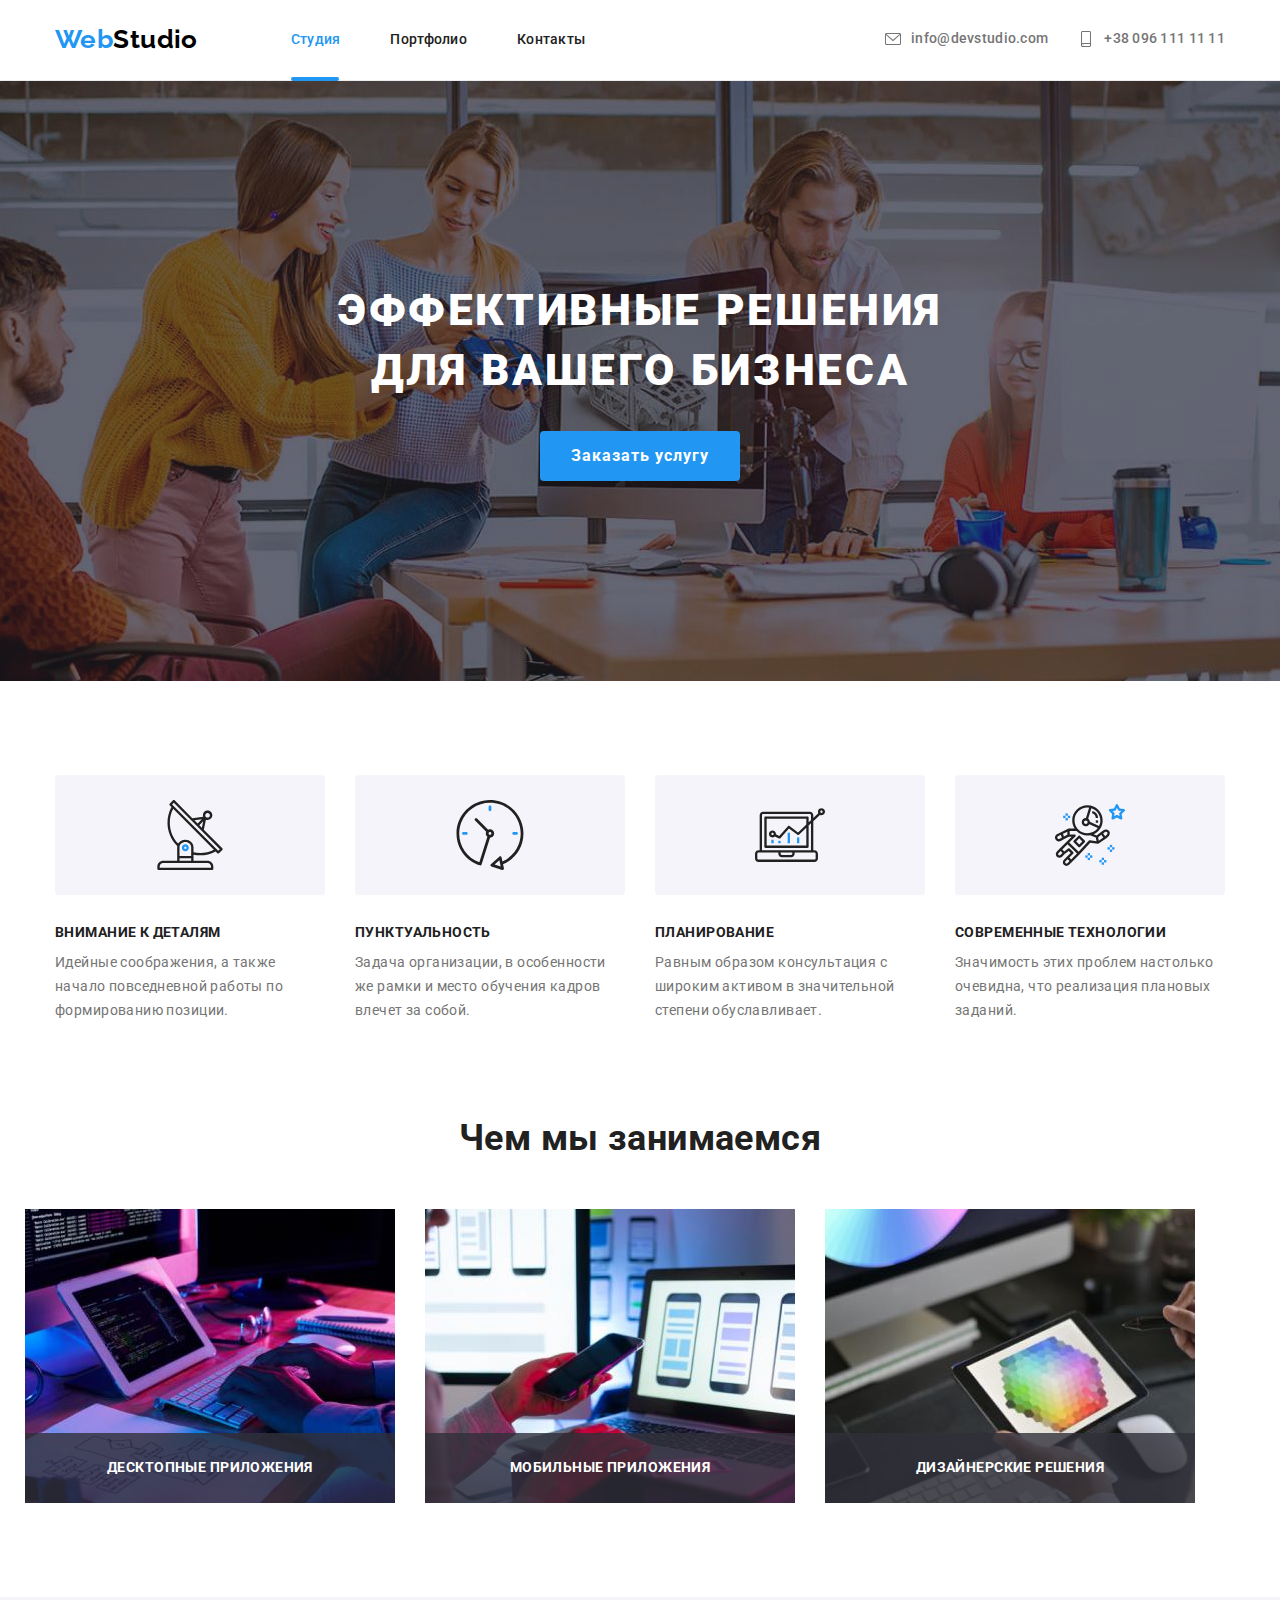
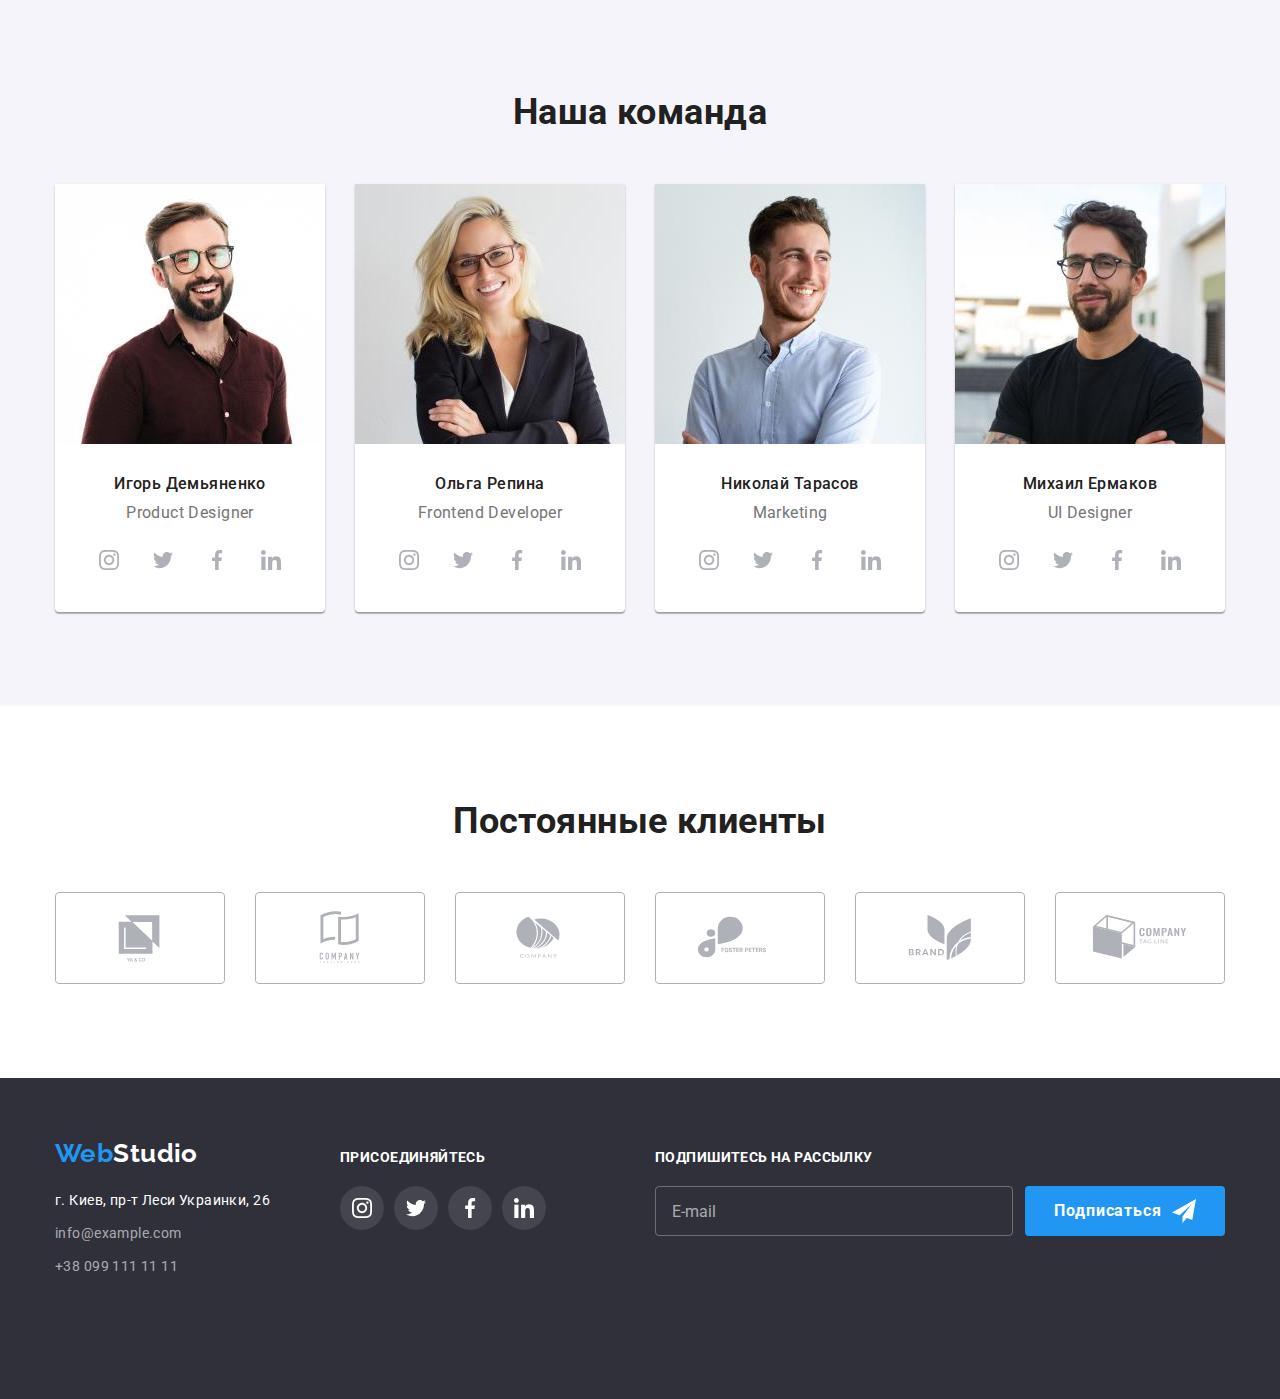
<file: index.html>
<!DOCTYPE html>
<html lang="ru">
<head>
   <meta charset="UTF-8">
   <meta http-equiv="X-UA-Compatible" content="IE=edge">
   <meta name="viewport" content="width=device-width, initial-scale=1.0">
   <title>WebStudio</title>
   <link rel="preconnect" href="https://fonts.googleapis.com">
   <link rel="preconnect" href="https://fonts.gstatic.com" crossorigin>
   <link href="https://fonts.googleapis.com/css2?family=Raleway:wght@700&family=Roboto:wght@400;500;700;900&display=swap" rel="stylesheet">
   <link rel="stylesheet" href="https://cdnjs.cloudflare.com/ajax/libs/modern-normalize/1.1.0/modern-normalize.min.css">
   <link rel="stylesheet" href="./css/main.min.css">
   <!-- <link rel="stylesheet" href="./css/styles.css"> -->
</head>
<body>

<!-- HEADER -->

   <header class="header">
      <div class="mobile-menu is-hidden" data-menu>
         <button type="button" class="menu-btn menu-btn--close" aria-label="закрыть основное меню" data-menu-close>
            <svg class="menu-btn__icon" width="40" height="40">
               <use href="./images/icons.svg#menu-close"></use>
            </svg>
         </button>
         <ul class="mobile-menu__list list">
            <li class="mobile-menu__item"><a href="./index.html" class="mobile-menu__link link">Студия</a></li>
            <li class="mobile-menu__item"><a href="./portfolio.html" class="mobile-menu__link link">Портфолио</a></li>
            <li class="mobile-menu__item"><a href="#footer" class="mobile-menu__link link">Контакты</a></li>
         </ul>
         <div class="mobile-menu__container">
            <a href="tel:+380961111111" class="mobile-menu__tel link">+38 096 111 11 11</a>
            <a href="mailto:info@devstudio.com" class="mobile-menu__mail link">info@devstudio.com</a>
            <ul class="mobile-menu-socials list">
               <li class="mobile-menu-socials__item"><a class="mobile-menu-socials__link link" href="#" target="_blank">Instagram</a></li>
               <li class="mobile-menu-socials__item"><a class="mobile-menu-socials__link link" href="#" target="_blank">Twitter</a></li>
               <li class="mobile-menu-socials__item"><a class="mobile-menu-socials__link link" href="#" target="_blank">Facebook</a></li>
               <li class="mobile-menu-socials__item"><a class="mobile-menu-socials__link link" href="#" target="_blank">LinkedIn</a></li>
            </ul>
         </div>
      </div>
      <div class="container header__container">
         <nav class="header__nav">
            <a class="logo link" href="./index.html">Web<span class="logo--alt">Studio</span></a>
            <ul class="header__nav-list list">
               <li class="header__nav-item"><a href="./index.html" class="header__nav-link header__nav-link--current link">Студия</a></li>
               <li class="header__nav-item"><a href="./portfolio.html" class="header__nav-link link">Портфолио</a></li>
               <li class="header__nav-item"><a href="#footer" class="header__nav-link link">Контакты</a></li>
            </ul>
         </nav>
         <ul class="header-contacts list">
            <li class="header-contacts__item">
               <a href="mailto:info@devstudio.com" class="header-contacts__link link">
                  <svg class="header-contacts__icon" width="16" height="16">
                     <use href="./images/icons.svg#envelope"></use>
                  </svg>
                  <span class="header-contacts__label">info@devstudio.com</span>
               </a>
            </li>
            <li class="header-contacts__item">
               <a href="tel:+380961111111" class="header-contacts__link link">
                  <svg class="header-contacts__icon" width="16" height="16">
                     <use href="./images/icons.svg#smartphone"></use>
                  </svg>
                  <span class="header-contacts__label">+38 096 111 11 11</span>
                  
               </a>
            </li>
         </ul>
         <button type="button" class="menu-btn" aria-label="открыть основное меню" data-menu-open>
            <svg class="menu-btn__icon" width="40" height="40">
               <use href="./images/icons.svg#burger-menu"></use>
            </svg>
         </button>
      </div> 
   </header>

   <main>

<!-- HERO SECTION -->

      <section class="hero">
         <div class="container hero__container">
            <h1 class="hero__title">Эффективные решения для вашего бизнеса</h1>
            <button type="button" class="button" data-modal-open>Заказать услугу</button>
         </div>   
      </section>

<!-- FEATURES SECTION -->
      
      <section class="features">
         <div class="container">
            <h2 class="visually-hidden">Наши преимущества</h2>
            <ul class="features-list features__features-list list">
               <li class="features-list__item">
                  <div class="features-list__block">
                     <svg class="features-list__icon" width="70" height="70">
                        <use href="./images/icons.svg#antenna"></use>
                     </svg>
                  </div>
                  <h3 class="features-list__title">Внимание к деталям</h3>
                  <p class="features-list__text">Идейные соображения, а также начало повседневной работы по формированию позиции.</p>
               </li>
               <li class="features-list__item">
                  <div class="features-list__block">
                     <svg class="features-list__icon" width="70" height="70">
                        <use href="./images/icons.svg#clock"></use>
                     </svg>
                  </div>
                  <h3 class="features-list__title">Пунктуальность</h3>
                  <p class="features-list__text">Задача организации, в особенности же рамки и место обучения кадров влечет за собой.</p>
               </li>
               <li class="features-list__item">
                  <div class="features-list__block">
                     <svg class="features-list__icon" width="70" height="70">
                        <use href="./images/icons.svg#diagram"></use>
                     </svg>
                  </div>
                  <h3 class="features-list__title">Планирование</h3>
                  <p class="features-list__text">Равным образом консультация с широким активом в значительной степени обуславливает.</p>
               </li>
               <li class="features-list__item">
                  <div class="features-list__block">
                     <svg class="features-list__icon" width="70" height="70">
                        <use href="./images/icons.svg#astronaut"></use>
                     </svg>
                  </div>
                  <h3 class="features-list__title">Современные технологии</h3>
                  <p class="features-list__text">Значимость этих проблем настолько очевидна, что реализация плановых заданий.</p>
               </li>
            </ul>
         </div>
      </section>

<!-- WHAT WE DO SECTION -->

      <section class="what-wedo section">
         <div class="container">
            <h2 class="section-title">Чем мы занимаемся</h2>
            <ul class="what-wedo__list list">
               <li class="what-wedo__item">
                  <img srcset="./images/wedo/wedo-1.jpg 1x, ./images/wedo/wedo-1@2x.jpg 2x" src="./images/wedo/wedo-1.jpg" class="image" alt="изображение рабочего места с пк" width="370" height="294">
                  <div class="what-wedo__overlay">
                     <p class="what-wedo__text">Десктопные приложения</p>
                  </div>
               </li>
               <li class="what-wedo__item">
                  <img srcset="./images/wedo/wedo-2.jpg 1x, ./images/wedo/wedo-2@2x.jpg 2x" src="./images/wedo/wedo-1.jpg" class="image"
                     alt="изображение рабочего места с пк" width="370" height="294">
                  <div class="what-wedo__overlay">
                     <p class="what-wedo__text">Мобильные приложения</p>
                  </div>
               </li>
               <li class="what-wedo__item">
                  <img srcset="./images/wedo/wedo-3.jpg 1x, ./images/wedo/wedo-3@2x.jpg 2x" src="./images/wedo/wedo-1.jpg" class="image"
                     alt="изображение рабочего места с пк" width="370" height="294">
                  <div class="what-wedo__overlay">
                     <p class="what-wedo__text">Дизайнерские решения</p>
                  </div>
               </li>
            </ul>
         </div>
      </section>

<!-- OUR TEAM SECTION -->

      <section class="team section">
         <div class="container">
            <h2 class="section-title">Наша команда</h2>
            <ul class="team__card-set card-set list">
               <li class="card-set__item">
                  <picture class="card-set__image">
                     <source srcset="./images/team/igor-d.jpg 1x, ./images/team/igor-d@2x.jpg 2x" media="(min-width: 1200px)">
                     <source srcset="./images/team/igor-d-tab.jpg 1x, ./images/team/igor-d-tab@2x.jpg 2x" media="(min-width: 768px)">
                     <source srcset="./images/team/igor-d-mob.jpg 1x, ./images/team/igor-d-mob@2x.jpg 2x" media="(min-width: 480px)">
                     <img srcset="./images/team/igor-d-mob.jpg 1x, ./images/team/igor-d-mob@2x.jpg 2x" src="./images/team/igor-d-mob.jpg" alt="портрет Игоря Демьяненко" class="image">
                  </picture>
                  <h3 class="card-set__name">Игорь Демьяненко</h3>
                  <p class="card-set__position" lang="en">Product Designer</p>
                  <ul class="socials team__socials list">
                     <li class="socials__item">
                        <a href="#" target="_blank" class="socials__link team__socials-link" aria-label="Instagram">
                           <svg class="socials__icon" width="20" height="20">
                              <use href="./images/icons.svg#instagram"></use>
                           </svg>
                        </a>
                     </li>
                     <li class="socials__item">
                        <a href="#" target="_blank" class="socials__link team__socials-link" aria-label="Twitter">
                           <svg class="socials__icon" width="20" height="20">
                              <use href="./images/icons.svg#twitter"></use>
                           </svg>
                        </a>
                     </li>
                     <li class="socials__item">
                        <a href="#" target="_blank" class="socials__link team__socials-link" aria-label="Facebook">
                           <svg class="socials__icon" width="20" height="20">
                              <use href="./images/icons.svg#facebook"></use>
                           </svg>
                        </a>
                     </li>
                     <li class="socials__item">
                        <a href="#" target="_blank" class="socials__link team__socials-link" aria-label="Linkedin">
                           <svg class="socials__icon" width="20" height="20">
                              <use href="./images/icons.svg#linkedin"></use>
                           </svg>
                        </a>
                     </li>
                  </ul>
               </li>
               <li class="card-set__item">
                  <picture class="card-set__image">
                     <source srcset="./images/team/olga-r.jpg 1x, ./images/team/olga-r@2x.jpg 2x" media="(min-width: 1200px)">
                     <source srcset="./images/team/olga-r-tab.jpg 1x, ./images/team/olga-r-tab@2x.jpg 2x" media="(min-width: 768px)">
                     <source srcset="./images/team/olga-r-mob.jpg 1x, ./images/team/olga-r-mob@2x.jpg 2x" media="(min-width: 480px)">
                     <img srcset="./images/team/olga-r-mob.jpg 1x, ./images/team/olga-r-mob@2x.jpg 2x" src="./images/team/olga-r-mob.jpg"
                        alt="портрет Ольги Репиной" class="image">
                  </picture>
                  <h3 class="card-set__name">Ольга Репина</h3>
                  <p class="card-set__position" lang="en">Frontend Developer</p>
                  <ul class="socials team__socials list">
                     <li class="socials__item">
                        <a href="#" target="_blank" class="socials__link team__socials-link" aria-label="Instagram">
                           <svg class="socials__icon" width="20" height="20">
                              <use href="./images/icons.svg#instagram"></use>
                           </svg>
                        </a>
                     </li>
                     <li class="socials__item">
                        <a href="#" target="_blank" class="socials__link team__socials-link" aria-label="Twitter">
                           <svg class="socials__icon" width="20" height="20">
                              <use href="./images/icons.svg#twitter"></use>
                           </svg>
                        </a>
                     </li>
                     <li class="socials__item">
                        <a href="#" target="_blank" class="socials__link team__socials-link" aria-label="Facebook">
                           <svg class="socials__icon" width="20" height="20">
                              <use href="./images/icons.svg#facebook"></use>
                           </svg>
                        </a>
                     </li>
                     <li class="socials__item">
                        <a href="#" target="_blank" class="socials__link team__socials-link" aria-label="Linkedin">
                           <svg class="socials__icon" width="20" height="20">
                              <use href="./images/icons.svg#linkedin"></use>
                           </svg>
                        </a>
                     </li>
                  </ul>
               </li>
               <li class="card-set__item">
                  <picture class="card-set__image">
                     <source srcset="./images/team/niko-t.jpg 1x, ./images/team/niko-t@2x.jpg 2x" media="(min-width: 1200px)">
                     <source srcset="./images/team/niko-t-tab.jpg 1x, ./images/team/niko-t-tab@2x.jpg 2x" media="(min-width: 768px)">
                     <source srcset="./images/team/niko-t-mob.jpg 1x, ./images/team/niko-t-mob@2x.jpg 2x" media="(min-width: 480px)">
                     <img srcset="./images/team/niko-t-mob.jpg 1x, ./images/team/niko-t-mob@2x.jpg 2x" src="./images/team/niko-t-mob.jpg"
                        alt="портрет Николая Тарасова" class="image">
                  </picture>
                  <h3 class="card-set__name">Николай Тарасов</h3>
                  <p class="card-set__position" lang="en">Marketing</p>
                  <ul class="socials team__socials list">
                     <li class="socials__item">
                        <a href="#" target="_blank" class="socials__link team__socials-link" aria-label="Instagram">
                           <svg class="socials__icon" width="20" height="20">
                              <use href="./images/icons.svg#instagram"></use>
                           </svg>
                        </a>
                     </li>
                     <li class="socials__item">
                        <a href="#" target="_blank" class="socials__link team__socials-link" aria-label="Twitter">
                           <svg class="socials__icon" width="20" height="20">
                              <use href="./images/icons.svg#twitter"></use>
                           </svg>
                        </a>
                     </li>
                     <li class="socials__item">
                        <a href="#" target="_blank" class="socials__link team__socials-link" aria-label="Facebook">
                           <svg class="socials__icon" width="20" height="20">
                              <use href="./images/icons.svg#facebook"></use>
                           </svg>
                        </a>
                     </li>
                     <li class="socials__item">
                        <a href="#" target="_blank" class="socials__link team__socials-link" aria-label="Linkedin">
                           <svg class="socials__icon" width="20" height="20">
                              <use href="./images/icons.svg#linkedin"></use>
                           </svg>
                        </a>
                     </li>
                  </ul>
               </li>
               <li class="card-set__item">
                  <picture class="card-set__image">
                     <source srcset="./images/team/michael-e.jpg 1x, ./images/team/michael-e@2x.jpg 2x" media="(min-width: 1200px)">
                     <source srcset="./images/team/michael-e-tab.jpg 1x, ./images/team/michael-e-tab@2x.jpg 2x" media="(min-width: 768px)">
                     <source srcset="./images/team/michael-e-mob.jpg 1x, ./images/team/michael-e-mob@2x.jpg 2x" media="(min-width: 480px)">
                     <img srcset="./images/team/michael-e-mob.jpg 1x, ./images/team/michael-e-mob@2x.jpg 2x" src="./images/team/michael-e-mob.jpg"
                        alt="портрет Михаила Ермакова" class="image">
                  </picture>
                  <h3 class="card-set__name">Михаил Ермаков</h3>
                  <p class="card-set__position" lang="en">UI Designer</p>
                  <ul class="socials team__socials list">
                     <li class="socials__item">
                        <a href="#" target="_blank" class="socials__link team__socials-link" aria-label="Instagram">
                           <svg class="socials__icon" width="20" height="20">
                              <use href="./images/icons.svg#instagram"></use>
                           </svg>
                        </a>
                     </li>
                     <li class="socials__item">
                        <a href="#" target="_blank" class="socials__link team__socials-link" aria-label="Twitter">
                           <svg class="socials__icon" width="20" height="20">
                              <use href="./images/icons.svg#twitter"></use>
                           </svg>
                        </a>
                     </li>
                     <li class="socials__item">
                        <a href="#" target="_blank" class="socials__link team__socials-link" aria-label="Facebook">
                           <svg class="socials__icon" width="20" height="20">
                              <use href="./images/icons.svg#facebook"></use>
                           </svg>
                        </a>
                     </li>
                     <li class="socials__item">
                        <a href="#" target="_blank" class="socials__link team__socials-link" aria-label="Linkedin">
                           <svg class="socials__icon" width="20" height="20">
                              <use href="./images/icons.svg#linkedin"></use>
                           </svg>
                        </a>
                     </li>
                  </ul>
               </li>
            </ul>
         </div>
      </section>

<!-- OUR CLIENTS SECTION -->

      <section class="clients section">
         <div class="container">
            <h2 class="section-title">Постоянные клиенты</h2>
            <ul class="clients__list list">
               <li class="clients__item">
                  <a href="#" target="_blank" class="clients__link" aria-label="Логотип компании YA & CO">
                     <svg class="clients__logo" width="106" height="60">
                        <use href="./images/icons.svg#client-1-logo"></use>
                     </svg>
                  </a>
               </li>
               <li class="clients__item">
                  <a href="#" target="_blank" class="clients__link" aria-label="Логотип компании Company Tag Line Here">
                     <svg class="clients__logo" width="106" height="60">
                        <use href="./images/icons.svg#client-2-logo"></use>
                     </svg>
                  </a>
               </li>
               <li class="clients__item">
                  <a href="#" target="_blank" class="clients__link" aria-label="Логотип компании Company">
                     <svg class="clients__logo" width="106" height="60">
                        <use href="./images/icons.svg#client-3-logo"></use>
                     </svg>
                  </a>
               </li>
               <li class="clients__item">
                  <a href="#" target="_blank" class="clients__link" aria-label="Логотип компании Foster Peters">
                     <svg class="clients__logo" width="106" height="60">
                        <use href="./images/icons.svg#client-4-logo"></use>
                     </svg>
                  </a>
               </li>
               <li class="clients__item">
                  <a href="#" target="_blank" class="clients__link" aria-label="Логотип компании Brand">
                     <svg class="clients__logo" width="106" height="60">
                        <use href="./images/icons.svg#client-5-logo"></use>
                     </svg>
                  </a>
               </li>
               <li class="clients__item">
                  <a href="#" target="_blank" class="clients__link" aria-label="Логотип компании Company Tag Line">
                     <svg class="clients__logo" width="106" height="60">
                        <use href="./images/icons.svg#client-6-logo"></use>
                     </svg>
                  </a>
               </li>
            </ul>
         </div>
      </section>

   </main>

<!-- FOOTER -->

   <footer id="footer" class="footer">
      <div class="footer__container container">

         <div class="footer__left">
            <div class="contact-column">
               <a href="./index.html" class="footer__logo logo link">Web<span class="footer__logo--alt">Studio</span></a>
               <address class="contact-column__address">
                  <ul class="contact-column__list list">
                     <li class="contact-column__item"><a href="https://goo.gl/maps/x4gBsd4H1M5rnqt99" target="_blank"
                           rel="noopener norefferer" class="contact-column__link contact-column__link--address link">г. Киев, пр-т Леси Украинки,
                           26</a></li>
                     <li class="contact-column__item"><a href="mailto:info@example.com" class="contact-column__link link">info@example.com</a></li>
                     <li class="contact-column__item"><a href="tel:+380991111111" class="contact-column__link link">+38 099 111 11 11</a></li>
                  </ul>
               </address>
            </div>
            <div class="socials-column">
               <p class="socials-column__title">Присоединяйтесь</p>
               <ul class="socials socials-column__list list">
                  <li class="socials__item">
                     <a href="#" target="_blank" class="socials__link" aria-label="Instagram">
                        <svg class="socials__icon" width="20" height="20">
                           <use href="./images/icons.svg#instagram"></use>
                        </svg>
                     </a>
                  </li>
                  <li class="socials__item">
                     <a href="#" target="_blank" class="socials__link" aria-label="Twitter">
                        <svg class="socials__icon" width="20" height="20">
                           <use href="./images/icons.svg#twitter"></use>
                        </svg>
                     </a>
                  </li>
                  <li class="socials__item">
                     <a href="#" target="_blank" class="socials__link" aria-label="Facebook">
                        <svg class="socials__icon" width="20" height="20">
                           <use href="./images/icons.svg#facebook"></use>
                        </svg>
                     </a>
                  </li>
                  <li class="socials__item">
                     <a href="#" target="_blank" class="socials__link" aria-label="Linkedin">
                        <svg class="socials__icon" width="20" height="20">
                           <use href="./images/icons.svg#linkedin"></use>
                        </svg>
                     </a>
                  </li>
               </ul>
            </div>
         </div>

         <div class="footer__right">
            <p class="footer__form-title">Подпишитесь на рассылку</p>
            <form action="#" class="footer__contact-form">
               <label for="email"></label>
               <input type="email" name="email" id="email" class="footer__input-email" placeholder="E-mail">
               <button type="submit" class="footer__button button">
                  <span class="footer__btn-text">Подписаться</span>
                  <svg class="send-icon" width="24" height="24">
                     <use href="./images/icons.svg#send"></use>
                  </svg>
               </button>
            </form>
         </div>
         
      </div>  
   </footer>

<!-- MODAL WINDOW -->

   <div class="backdrop is-hidden" data-modal>
      <div class="modal">
         <button type="button" class="close-btn" data-modal-close>
            <svg class="modal-close-icon" width="11" height="11"><use href="./images/icons.svg#close"></use></svg>
         </button>
         <p class="modal-title">Оставьте свои данные, мы вам перезвоним</p>
         <form action="#" class="modal-form">
            <label for="client-name" class="modal-input-label">Имя</label>
            <div class="modal-input-wrap">
               <input type="text" id="client-name" name="client-name" class="modal-input">
               <svg class="modal-icon" width="18" height="18">
                  <use href="./images/icons.svg#user"></use>
               </svg>
            </div>
            <label for="client-tel" class="modal-input-label">Телефон</label>
            <div class="modal-input-wrap">
               <input type="tel" id="client-tel" name="client-tel" class="modal-input">
               <svg class="modal-icon" width="18" height="18">
                  <use href="./images/icons.svg#phone"></use>
               </svg>
            </div>
            <label for="client-email" class="modal-input-label">Почта</label>
            <div class="modal-input-wrap">
               <input type="email" id="client-email" name="client-email" class="modal-input">
               <svg class="modal-icon" width="18" height="18">
                  <use href="./images/icons.svg#email"></use>
               </svg>
            </div>
            <label for="client-comment" class="modal-input-label">Комментарий</label>
            <textarea name="client-comment" id="client-comment" class="modal-textarea" placeholder="Введите текст"></textarea> 
            <label class="modal-policy-label">
               <input type="checkbox" class="modal-policy-check">
               <span class="modal-check-icon"></span>
               <span class="modal-policy-text">Соглашаюсь с рассылкой и принимаю <a href="" class="modal-policy-link">Условия договора</a></span>
               
            </label>
            <button type="submit" class="modal-btn-submit btn">Отправить</button>
         </form>
      </div>
   </div>
   
   <script src="./js/mobile-menu.js"></script>
   <script src="./js/modal.js"></script>

</body>
</html>
</file>
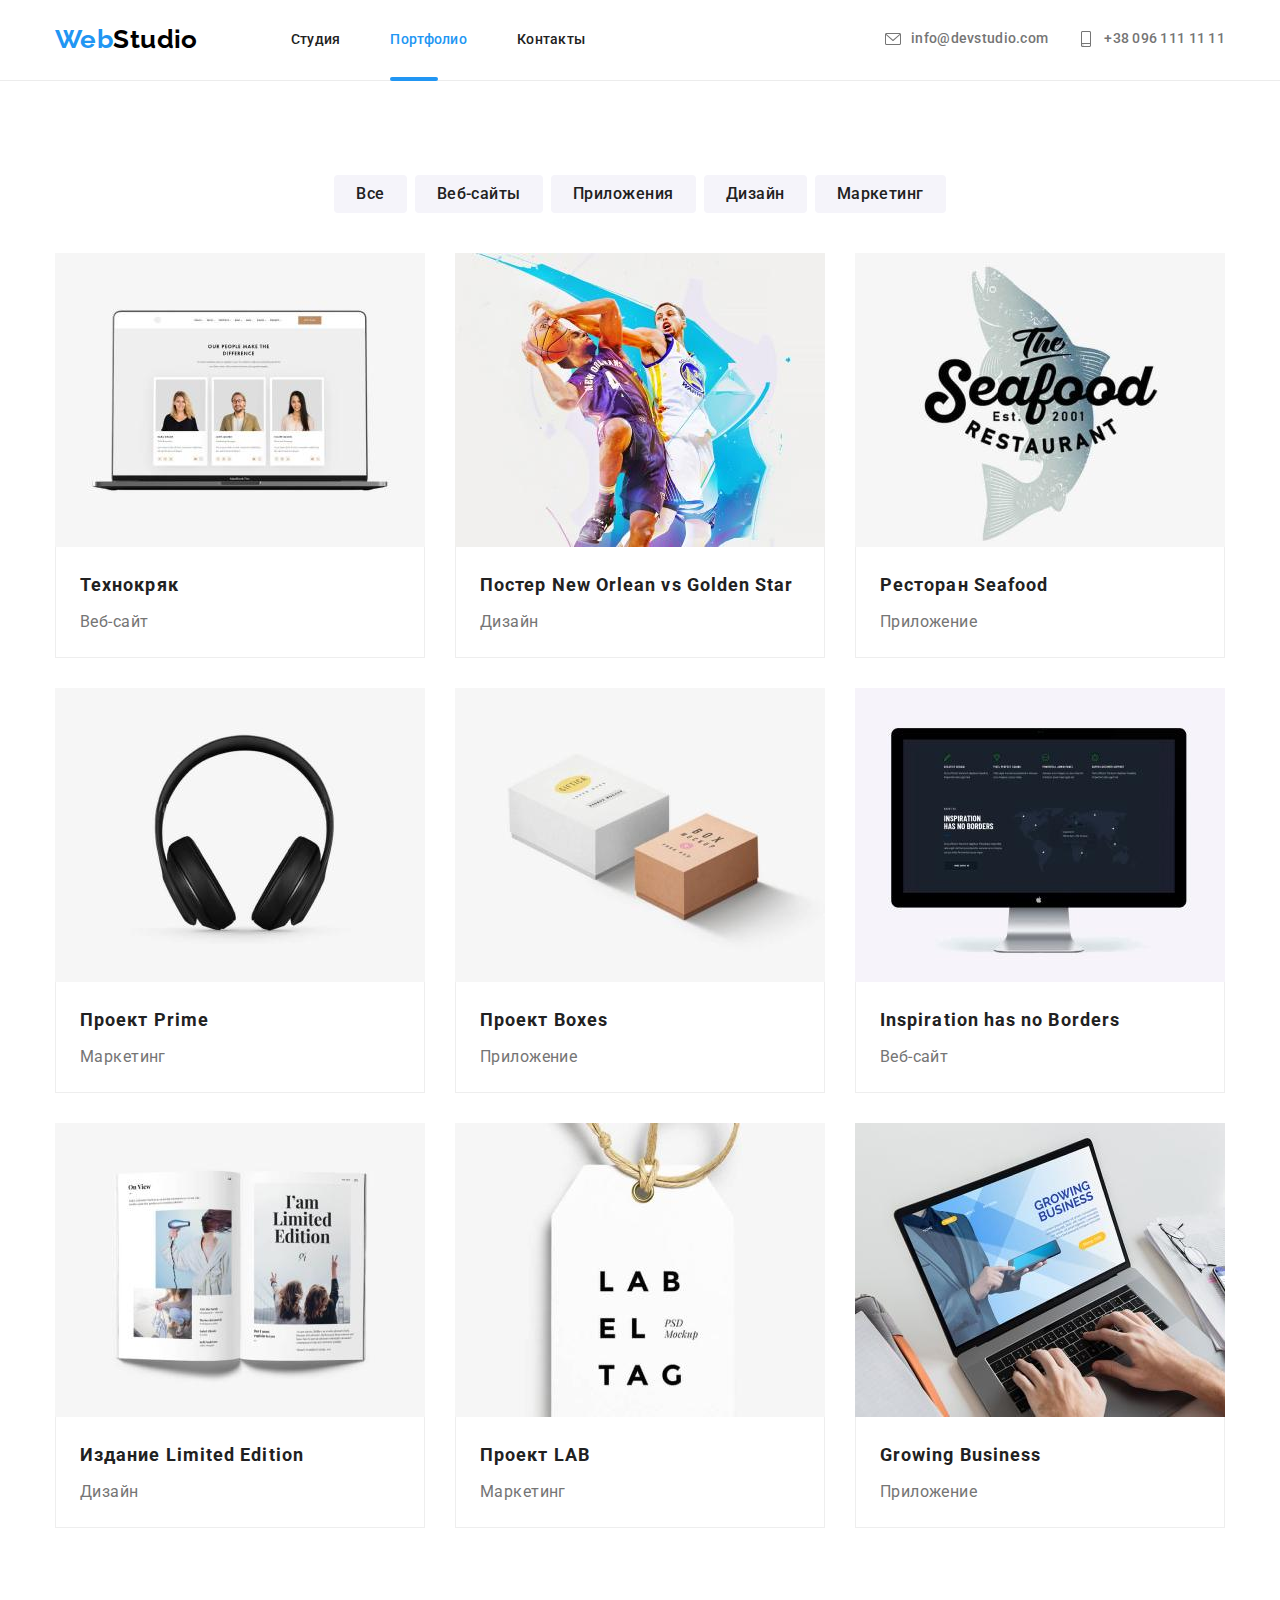
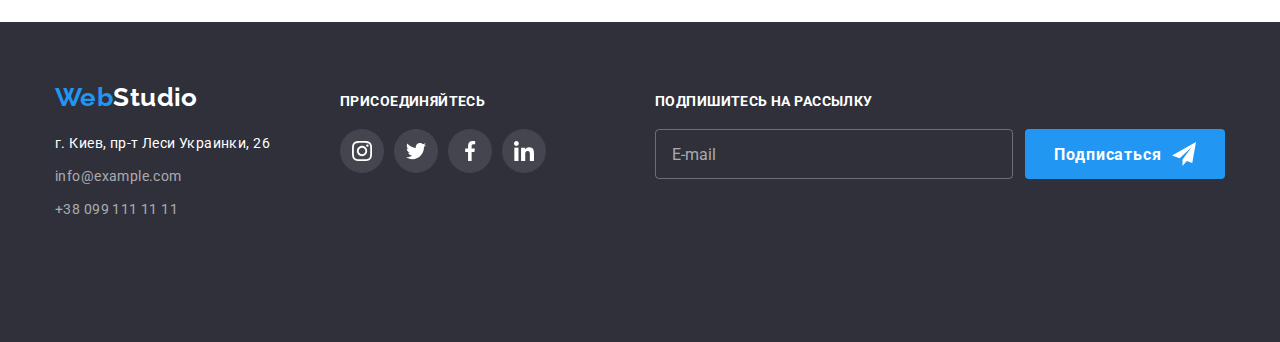
<file: portfolio.html>
<!DOCTYPE html>
<html lang="ru">
<head>
   <meta charset="UTF-8">
   <meta http-equiv="X-UA-Compatible" content="IE=edge">
   <meta name="viewport" content="width=device-width, initial-scale=1.0">
   <title>Portfolio</title>
   <link rel="preconnect" href="https://fonts.googleapis.com">
   <link rel="preconnect" href="https://fonts.gstatic.com" crossorigin>
   <link href="https://fonts.googleapis.com/css2?family=Raleway:wght@700&family=Roboto:wght@400;500;700;900&display=swap" rel="stylesheet">
   <link rel="stylesheet" href="https://cdnjs.cloudflare.com/ajax/libs/modern-normalize/1.1.0/modern-normalize.min.css">
   <link rel="stylesheet" href="./css/main.min.css">
   <!-- <link rel="stylesheet" href="./css/styles.css"> -->
</head>
<body>
   
<!-- HEADER -->

   <header class="header">
      <div class="mobile-menu is-hidden" data-menu>
         <button type="button" class="menu-btn menu-btn--close" aria-label="закрыть основное меню" data-menu-close>
            <svg class="menu-btn__icon" width="40" height="40">
               <use href="./images/icons.svg#menu-close"></use>
            </svg>
         </button>
         <ul class="mobile-menu__list list">
            <li class="mobile-menu__item"><a href="./index.html" class="mobile-menu__link link">Студия</a></li>
            <li class="mobile-menu__item"><a href="./portfolio.html" class="mobile-menu__link link">Портфолио</a></li>
            <li class="mobile-menu__item"><a href="#footer" class="mobile-menu__link link">Контакты</a></li>
         </ul>
         <div class="mobile-menu__container">
            <a href="tel:+380961111111" class="mobile-menu__tel link">+38 096 111 11 11</a>
            <a href="mailto:info@devstudio.com" class="mobile-menu__mail link">info@devstudio.com</a>
            <ul class="mobile-menu-socials list">
               <li class="mobile-menu-socials__item"><a class="mobile-menu-socials__link link" href="#"
                     target="_blank">Instagram</a></li>
               <li class="mobile-menu-socials__item"><a class="mobile-menu-socials__link link" href="#"
                     target="_blank">Twitter</a></li>
               <li class="mobile-menu-socials__item"><a class="mobile-menu-socials__link link" href="#"
                     target="_blank">Facebook</a></li>
               <li class="mobile-menu-socials__item"><a class="mobile-menu-socials__link link" href="#"
                     target="_blank">LinkedIn</a></li>
            </ul>
         </div>
      </div>
      <div class="container header__container">
         <nav class="header__nav">
            <a class="logo link" href="./index.html">Web<span class="logo--alt">Studio</span></a>
            <ul class="header__nav-list list">
               <li class="header__nav-item"><a href="./index.html"
                     class="header__nav-link link">Студия</a></li>
               <li class="header__nav-item"><a href="./portfolio.html" class="header__nav-link header__nav-link--current link">Портфолио</a></li>
               <li class="header__nav-item"><a href="#footer" class="header__nav-link link">Контакты</a></li>
            </ul>
         </nav>
         <ul class="header-contacts list">
            <li class="header-contacts__item">
               <a href="mailto:info@devstudio.com" class="header-contacts__link link">
                  <svg class="header-contacts__icon" width="16" height="16">
                     <use href="./images/icons.svg#envelope"></use>
                  </svg>
                  <span class="header-contacts__label">info@devstudio.com</span>
               </a>
            </li>
            <li class="header-contacts__item">
               <a href="tel:+380961111111" class="header-contacts__link link">
                  <svg class="header-contacts__icon" width="16" height="16">
                     <use href="./images/icons.svg#smartphone"></use>
                  </svg>
                  <span class="header-contacts__label">+38 096 111 11 11</span>
   
               </a>
            </li>
         </ul>
         <button type="button" class="menu-btn" aria-label="открыть основное меню" data-menu-open>
            <svg class="menu-btn__icon" width="40" height="40">
               <use href="./images/icons.svg#burger-menu"></use>
            </svg>
         </button>
      </div>
   </header>

   <main>

<!-- PORTFOLIO SECTION -->

      <section class="portfolio section">
         <div class="container">
            <h1 class="visually-hidden">Портфолио работ для клиентов</h1>
            <ul class="portfolio__filter-buttons filter-buttons list">
               <li class="filter-buttons__item"><button type="button" class="filter-buttons__btn">Все</button></li>
               <li class="filter-buttons__item"><button type="button" class="filter-buttons__btn">Веб-сайты</button></li>
               <li class="filter-buttons__item"><button type="button" class="filter-buttons__btn">Приложения</button></li>
               <li class="filter-buttons__item"><button type="button" class="filter-buttons__btn">Дизайн</button></li>
               <li class="filter-buttons__item"><button type="button" class="filter-buttons__btn">Маркетинг</button></li>
            </ul>
      
            <ul class="porfolio__card-set list">
               <li class="company-card portfolio__company-card">
                  <a href="" class="company-card__link link">
                     <div class="company-card__overlay-container">
                        <picture class="card-set__image">
                           <source srcset="./images/portfolio/portfolio-01.jpg 1x, ./images/portfolio/portfolio-01@2x.jpg 2x" media="(min-width: 1200px)">
                           <source srcset="./images/portfolio/portfolio-01-tab.jpg 1x, ./images/portfolio/portfolio-01-tab@2x.jpg 2x"
                              media="(min-width: 768px)">
                           <source srcset="./images/portfolio/portfolio-01-mob.jpg 1x, ./images/portfolio/portfolio-01-mob@2x.jpg 2x"
                              media="(min-width: 480px)">
                           <img srcset="./images/portfolio/portfolio-01-mob.jpg 1x, ./images/portfolio/portfolio-01-mob@2x.jpg 2x"
                              src="./images/portfolio/portfolio-01-mob.jpg" alt="Технокряк" class="image">
                        </picture>
                        <div class="company-card__overlay">
                           <p class="company-card__overlay-text">Технокряк это современная площадка распространения коронавируса. Компании используют
                              эту платформу для цифрового шпионажа и атак на защищённые сервера конкурентов.</p>
                        </div>
                     </div>
                     <div class="company-card__label">
                        <h2 class="company-card__title">Технокряк</h2>
                        <p class="company-card__type">Веб-сайт</p>
                     </div>
                  </a> 
               </li>
               <li class="company-card portfolio__company-card">
                  <a href="" class="company-card__link link">
                     <div class="company-card__overlay-container">
                        <picture class="card-set__image">
                           <source srcset="./images/portfolio/portfolio-02.jpg 1x, ./images/portfolio/portfolio-02@2x.jpg 2x"
                              media="(min-width: 1200px)">
                           <source srcset="./images/portfolio/portfolio-02-tab.jpg 1x, ./images/portfolio/portfolio-02-tab@2x.jpg 2x"
                              media="(min-width: 768px)">
                           <source srcset="./images/portfolio/portfolio-02-mob.jpg 1x, ./images/portfolio/portfolio-02-mob@2x.jpg 2x"
                              media="(min-width: 480px)">
                           <img srcset="./images/portfolio/portfolio-02-mob.jpg 1x, ./images/portfolio/portfolio-02-mob@2x.jpg 2x"
                              src="./images/portfolio/portfolio-02-mob.jpg" alt="Постер New Orlean vs Golden Star" class="image">
                        </picture>
                        <div class="company-card__overlay">
                           <p class="company-card__overlay-text">Lorem ipsum dolor sit amet consectetur, adipisicing elit. Aliquam cupiditate, impedit
                              ullam quisquam mollitia dolorem modi harum inventore neque odio.</p>
                        </div>
                     </div>
                     <div class="company-card__label">
                        <h2 class="company-card__title">Постер <span lang="en">New Orlean vs Golden Star</span></h2>
                        <p class="company-card__type">Дизайн</p>
                     </div>
                  </a>
               </li>
               <li class="company-card portfolio__company-card">
                  <a href="" class="company-card__link link">
                     <div class="company-card__overlay-container">
                        <picture class="card-set__image">
                           <source srcset="./images/portfolio/portfolio-03.jpg 1x, ./images/portfolio/portfolio-03@2x.jpg 2x"
                              media="(min-width: 1200px)">
                           <source srcset="./images/portfolio/portfolio-03-tab.jpg 1x, ./images/portfolio/portfolio-03-tab@2x.jpg 2x"
                              media="(min-width: 768px)">
                           <source srcset="./images/portfolio/portfolio-03-mob.jpg 1x, ./images/portfolio/portfolio-03-mob@2x.jpg 2x"
                              media="(min-width: 480px)">
                           <img srcset="./images/portfolio/portfolio-03-mob.jpg 1x, ./images/portfolio/portfolio-03-mob@2x.jpg 2x"
                              src="./images/portfolio/portfolio-03-mob.jpg" alt="Ресторан Seafood" class="image">
                        </picture>
                        <div class="company-card__overlay">
                           <p class="company-card__overlay-text">Lorem ipsum dolor sit amet consectetur, adipisicing elit. Aliquam cupiditate, impedit
                              ullam quisquam mollitia dolorem modi harum inventore neque odio.</p>
                        </div>
                     </div>
                     <div class="company-card__label">
                        <h2 class="company-card__title">Ресторан <span lang="en">Seafood</span></h2>
                        <p class="company-card__type">Приложение</p>
                     </div>
                  </a>
               </li>
               <li class="company-card portfolio__company-card">
                  <a href="" class="company-card__link link">
                     <div class="company-card__overlay-container">
                        <picture class="card-set__image">
                           <source srcset="./images/portfolio/portfolio-04.jpg 1x, ./images/portfolio/portfolio-04@2x.jpg 2x"
                              media="(min-width: 1200px)">
                           <source srcset="./images/portfolio/portfolio-04-tab.jpg 1x, ./images/portfolio/portfolio-04-tab@2x.jpg 2x"
                              media="(min-width: 768px)">
                           <source srcset="./images/portfolio/portfolio-04-mob.jpg 1x, ./images/portfolio/portfolio-04-mob@2x.jpg 2x"
                              media="(min-width: 480px)">
                           <img srcset="./images/portfolio/portfolio-04-mob.jpg 1x, ./images/portfolio/portfolio-04-mob@2x.jpg 2x"
                              src="./images/portfolio/portfolio-04-mob.jpg" alt="Проект Prime" class="image">
                        </picture>
                        <div class="company-card__overlay">
                           <p class="company-card__overlay-text">Lorem ipsum dolor sit amet consectetur, adipisicing elit. Aliquam cupiditate, impedit
                              ullam quisquam mollitia dolorem modi harum inventore neque odio.</p>
                        </div>
                     </div>
                     <div class="company-card__label">
                        <h2 class="company-card__title">Проект <span lang="en">Prime</span></h2>
                        <p class="company-card__type">Маркетинг</p>
                     </div>
                  </a>
               </li>
               <li class="company-card portfolio__company-card">
                  <a href="" class="company-card__link link">
                     <div class="company-card__overlay-container">
                        <picture class="card-set__image">
                           <source srcset="./images/portfolio/portfolio-05.jpg 1x, ./images/portfolio/portfolio-05@2x.jpg 2x"
                              media="(min-width: 1200px)">
                           <source srcset="./images/portfolio/portfolio-05-tab.jpg 1x, ./images/portfolio/portfolio-05-tab@2x.jpg 2x"
                              media="(min-width: 768px)">
                           <source srcset="./images/portfolio/portfolio-05-mob.jpg 1x, ./images/portfolio/portfolio-05-mob@2x.jpg 2x"
                              media="(min-width: 480px)">
                           <img srcset="./images/portfolio/portfolio-05-mob.jpg 1x, ./images/portfolio/portfolio-05-mob@2x.jpg 2x"
                              src="./images/portfolio/portfolio-05-mob.jpg" alt="Проект Boxes" class="image">
                        </picture>
                        <div class="company-card__overlay">
                           <p class="company-card__overlay-text">Lorem ipsum dolor sit amet consectetur, adipisicing elit. Aliquam cupiditate, impedit
                              ullam quisquam mollitia dolorem modi harum inventore neque odio.</p>
                        </div>
                     </div>
                     <div class="company-card__label">
                        <h2 class="company-card__title">Проект <span lang="en">Boxes</span></h2>
                        <p class="company-card__type">Приложение</p>
                     </div>
                  </a>
               </li>
               <li class="company-card portfolio__company-card">
                  <a href="" class="company-card__link link">
                     <div class="company-card__overlay-container">
                        <picture class="card-set__image">
                           <source srcset="./images/portfolio/portfolio-06.jpg 1x, ./images/portfolio/portfolio-06@2x.jpg 2x"
                              media="(min-width: 1200px)">
                           <source srcset="./images/portfolio/portfolio-06-tab.jpg 1x, ./images/portfolio/portfolio-06-tab@2x.jpg 2x"
                              media="(min-width: 768px)">
                           <source srcset="./images/portfolio/portfolio-06-mob.jpg 1x, ./images/portfolio/portfolio-06-mob@2x.jpg 2x"
                              media="(min-width: 480px)">
                           <img srcset="./images/portfolio/portfolio-06-mob.jpg 1x, ./images/portfolio/portfolio-06-mob@2x.jpg 2x"
                              src="./images/portfolio/portfolio-06-mob.jpg" alt="Inspiration has no Borders" class="image">
                        </picture>
                        <div class="company-card__overlay">
                           <p class="company-card__overlay-text">Lorem ipsum dolor sit amet consectetur, adipisicing elit. Aliquam cupiditate, impedit
                              ullam quisquam mollitia dolorem modi harum inventore neque odio.</p>
                        </div>
                     </div>
                     <div class="company-card__label">
                        <h2 class="company-card__title" lang="en">Inspiration has no Borders</h2>
                        <p class="company-card__type">Веб-сайт</p>
                     </div>
                  </a>
               </li>
               <li class="company-card portfolio__company-card">
                  <a href="" class="company-card__link link">
                     <div class="company-card__overlay-container">
                        <picture class="card-set__image">
                           <source srcset="./images/portfolio/portfolio-07.jpg 1x, ./images/portfolio/portfolio-07@2x.jpg 2x"
                              media="(min-width: 1200px)">
                           <source srcset="./images/portfolio/portfolio-07-tab.jpg 1x, ./images/portfolio/portfolio-07-tab@2x.jpg 2x"
                              media="(min-width: 768px)">
                           <source srcset="./images/portfolio/portfolio-07-mob.jpg 1x, ./images/portfolio/portfolio-07-mob@2x.jpg 2x"
                              media="(min-width: 480px)">
                           <img srcset="./images/portfolio/portfolio-07-mob.jpg 1x, ./images/portfolio/portfolio-07-mob@2x.jpg 2x"
                              src="./images/portfolio/portfolio-07-mob.jpg" alt="Издание Limited Edition" class="image">
                        </picture>
                        <div class="company-card__overlay">
                           <p class="company-card__overlay-text">Lorem ipsum dolor sit amet consectetur, adipisicing elit. Aliquam cupiditate, impedit
                              ullam quisquam mollitia dolorem modi harum inventore neque odio.</p>
                        </div>
                        
                     </div>
                     <div class="company-card__label">
                        <h2 class="company-card__title">Издание <span lang="en">Limited Edition</span></h2>
                        <p class="company-card__type">Дизайн</p>
                     </div>
                  </a>
               </li>
               <li class="company-card portfolio__company-card">
                  <a href="" class="company-card__link link">
                     <div class="company-card__overlay-container">
                        <picture class="card-set__image">
                           <source srcset="./images/portfolio/portfolio-08.jpg 1x, ./images/portfolio/portfolio-08@2x.jpg 2x"
                              media="(min-width: 1200px)">
                           <source srcset="./images/portfolio/portfolio-08-tab.jpg 1x, ./images/portfolio/portfolio-08-tab@2x.jpg 2x"
                              media="(min-width: 768px)">
                           <source srcset="./images/portfolio/portfolio-08-mob.jpg 1x, ./images/portfolio/portfolio-08-mob@2x.jpg 2x"
                              media="(min-width: 480px)">
                           <img srcset="./images/portfolio/portfolio-08-mob.jpg 1x, ./images/portfolio/portfolio-08-mob@2x.jpg 2x"
                              src="./images/portfolio/portfolio-08-mob.jpg" alt="Проект LAB" class="image">
                        </picture>
                        <div class="company-card__overlay">
                           <p class="company-card__overlay-text">Lorem ipsum dolor sit amet consectetur, adipisicing elit. Aliquam cupiditate,
                              impedit ullam quisquam mollitia dolorem modi harum inventore neque odio.</p>
                        </div>
                     </div>
                     <div class="company-card__label">
                        <h2 class="company-card__title">Проект <span lang="en">LAB</span></h2>
                        <p class="company-card__type">Маркетинг</p>
                     </div>
                  </a>
               </li>
               <li class="company-card portfolio__company-card">
                  <a href="" class="company-card__link link">
                     <div class="company-card__overlay-container">
                        <picture class="card-set__image">
                           <source srcset="./images/portfolio/portfolio-09.jpg 1x, ./images/portfolio/portfolio-09@2x.jpg 2x"
                              media="(min-width: 1200px)">
                           <source srcset="./images/portfolio/portfolio-09-tab.jpg 1x, ./images/portfolio/portfolio-09-tab@2x.jpg 2x"
                              media="(min-width: 768px)">
                           <source srcset="./images/portfolio/portfolio-09-mob.jpg 1x, ./images/portfolio/portfolio-09-mob@2x.jpg 2x"
                              media="(min-width: 480px)">
                           <img srcset="./images/portfolio/portfolio-09-mob.jpg 1x, ./images/portfolio/portfolio-09-mob@2x.jpg 2x"
                              src="./images/portfolio/portfolio-09-mob.jpg" alt="Growing Business" class="image">
                        </picture>
                        <div class="company-card__overlay">
                           <p class="company-card__overlay-text">Lorem ipsum dolor sit amet consectetur, adipisicing elit. Aliquam cupiditate, impedit
                              ullam quisquam mollitia dolorem modi harum inventore neque odio.</p>
                        </div>
                     </div>
                     <div class="company-card__label">
                        <h2 class="company-card__title" lang="en">Growing Business</h2>
                        <p class="company-card__type">Приложение</p>
                     </div>
                  </a>
               </li>
            </ul>
         </div>
      </section>

   </main>

<!-- FOOTER -->

   <footer id="footer" class="footer">
      <div class="footer__container container">
   
         <div class="footer__left">
            <div class="contact-column footer__contact-column">
               <a href="./index.html" class="footer__logo logo link">Web<span class="footer__logo--alt">Studio</span></a>
               <address class="contact-column__address">
                  <ul class="contact-column__list list">
                     <li class="contact-column__item"><a href="https://goo.gl/maps/x4gBsd4H1M5rnqt99" target="_blank"
                           rel="noopener norefferer" class="contact-column__link contact-column__link--address link">г.
                           Киев, пр-т Леси Украинки,
                           26</a></li>
                     <li class="contact-column__item"><a href="mailto:info@example.com"
                           class="contact-column__link link">info@example.com</a></li>
                     <li class="contact-column__item"><a href="tel:+380991111111" class="contact-column__link link">+38 099
                           111 11 11</a></li>
                  </ul>
               </address>
            </div>
            <div class="socials-column">
               <p class="socials-column__title">Присоединяйтесь</p>
               <ul class="socials socials-column__list list">
                  <li class="socials__item">
                     <a href="#" target="_blank" class="socials__link" aria-label="Instagram">
                        <svg class="socials__icon" width="20" height="20">
                           <use href="./images/icons.svg#instagram"></use>
                        </svg>
                     </a>
                  </li>
                  <li class="socials__item">
                     <a href="#" target="_blank" class="socials__link" aria-label="Twitter">
                        <svg class="socials__icon" width="20" height="20">
                           <use href="./images/icons.svg#twitter"></use>
                        </svg>
                     </a>
                  </li>
                  <li class="socials__item">
                     <a href="#" target="_blank" class="socials__link" aria-label="Facebook">
                        <svg class="socials__icon" width="20" height="20">
                           <use href="./images/icons.svg#facebook"></use>
                        </svg>
                     </a>
                  </li>
                  <li class="socials__item">
                     <a href="#" target="_blank" class="socials__link" aria-label="Linkedin">
                        <svg class="socials__icon" width="20" height="20">
                           <use href="./images/icons.svg#linkedin"></use>
                        </svg>
                     </a>
                  </li>
               </ul>
            </div>
         </div>
   
         <div class="footer__right">
            <p class="footer__form-title">Подпишитесь на рассылку</p>
            <form action="#" class="footer__contact-form">
               <label for="email"></label>
               <input type="email" name="email" id="email" class="footer__input-email" placeholder="E-mail">
               <button type="submit" class="footer__button button">
                  <span class="footer__btn-text">Подписаться</span>
                  <svg class="send-icon" width="24" height="24">
                     <use href="./images/icons.svg#send"></use>
                  </svg>
               </button>
            </form>
         </div>
   
      </div>
   </footer>

   <script src="./js/mobile-menu.js"></script>

</body>
</html>
</file>
<file: css/styles.css>
/* ---- VARIABLES ----------------------------------------- */

/* ---- COMMON PROPERTIES --------------------------------- */

/* ---- COMPONENTS ---------------------------------------- */

/* ---- HEADER -------------------------------------------- */

/* ---- HERO SECTION -------------------------------------- */

/* ---- FEATURES SECTION ---------------------------------- */

/* ---- WHAT WE DO SECTION -------------------------------- */

/* ---- OUR TEAM SECTION ---------------------------------- */

/* ---- OUR CLIENTS SECTION ------------------------------- */

/* ---- FOOTER -------------------------------------------- */

/* ==== PORTFOLIO PAGE ==================================== */

/* ---- PORTFOLIO SECTION --------------------------------- */

/* ==== MODAL WINDOW ==================================== */
</file>
<file: css/main.min.css>
:root{--primary-text-color: #757575;--title-text-color: #212121;--white-text-color: #ffffff;--black-text-color: #000000;--primary-bg-color: #ffffff;--secondary-bg-color: #f5f4fa;--accent-color: #2196f3;--hover-btn-color: #188ce8;--dark-bg-color: #2f303a;--portfolio-btn-color: #f5f4fa;--icon-primary-color: #afb1b8;--footer-social-bg-color: rgba(255, 255, 255, 0.1);--transition-duration: 250ms;--transition-function: cubic-bezier(0.4, 0, 0.2, 1)}.visually-hidden{position:absolute;width:1px;height:1px;margin:-1px;padding:0;overflow:hidden;border:0;clip:rect(0 0 0 0)}*,*::before,*::after{box-sizing:border-box}body{font-family:'Roboto', sans-serif;font-size:14px;letter-spacing:0.03em;background-color:var(--white-color);color:var(--primary-text-color)}body.modal-open{overflow:hidden}body.menu-open{overflow:hidden}body.modal-open{overflow:hidden}h1,h2,h3,p,ul{padding:0;margin:0}.list{list-style:none}.link{text-decoration:none}.container{padding:0 15px;margin:0 auto}@media screen and (min-width: 480px){.container{width:480px}}@media screen and (min-width: 768px){.container{width:768px}}@media screen and (min-width: 1200px){.container{width:1200px}}.section{padding-top:60px;padding-bottom:60px}@media screen and (min-width: 1200px){.section{padding-top:94px;padding-bottom:94px}}.image{display:block;width:100%;height:auto}.section-title{font-size:28px;line-height:1.18;text-align:center;color:var(--title-text-color);margin-bottom:30px}@media screen and (min-width: 1200px){.section-title{font-size:36px;margin-bottom:50px}}.button{min-width:200px;height:50px;background-color:var(--accent-color);font-weight:700;font-size:16px;line-height:1.87;text-align:center;letter-spacing:0.06em;color:var(--white-text-color);border:none;padding:10px 20px;border-radius:4px;cursor:pointer;transition:background-color;transition-duration:var(--transition-duration);transition-timing-function:var(--transition-function)}.button:hover,.button:focus{background-color:var(--hover-btn-color)}.socials{display:flex;justify-content:center}.socials__item:not(:last-child){margin-right:10px}.socials__link{display:flex;justify-content:center;align-items:center;width:44px;height:44px;background-color:var(--footer-social-bg-color);border-radius:50%;color:var(--white-text-color);transition:background-color;transition-duration:var(--transition-duration);transition-timing-function:var(--transition-function)}.socials__link:hover,.socials__link:focus{background-color:var(--accent-color)}.socials__icon{fill:currentColor}.header{position:relative;padding:10px 0;border-bottom:1px solid #ececec;position:relative}@media screen and (min-width: 1200px){.header{padding-top:24px;padding-bottom:25px}}.mobile-menu{position:absolute;left:0;top:0;display:flex;flex-direction:column;justify-content:space-between;width:100vw;height:100vh;background-color:var(--primary-bg-color);padding:48px 40px;z-index:1;overflow-y:scroll;transform:scale(1);transition:transform, opacity, visibility;transition-duration:var(--transition-duration);transition-timing-function:var(--transition-function)}@media screen and (min-width: 768px){.mobile-menu{display:none}}.mobile-menu.is-hidden{visibility:hidden;opacity:0;pointer-events:none;transform:translate(0, 50%) scale(0.3)}.mobile-menu__item{margin-bottom:32px}.mobile-menu__link{font-weight:500;font-size:40px;line-height:1.175;letter-spacing:0.02em;color:var(--title-text-color)}.mobile-menu__link:hover,.mobile-menu__link:focus{color:var(--accent-color)}.mobile-menu__tel{display:block;font-weight:500;font-size:34px;line-height:1.17647;letter-spacing:0.02em;color:var(--accent-color);margin-bottom:32px}.mobile-menu__mail{display:block;font-weight:500;font-size:24px;line-height:1.16667;letter-spacing:0.02em;color:var(--primary-text-color);margin-bottom:64px}.mobile-menu-socials{display:flex;flex-wrap:wrap;margin-left:-10px;margin-bottom:-10px}.mobile-menu-socials__item{padding-left:10px;margin-bottom:10px}.mobile-menu-socials__item:not(:last-child){border-right:1px solid rgba(33,33,33,0.2);padding-right:10px}.mobile-menu-socials__link{display:block;font-weight:500;font-size:18px;line-height:1.22222;letter-spacing:0.02em;color:var(--accent-color)}.header__container{display:flex;align-items:center;justify-content:space-between}.header__nav{display:flex;align-items:center}.logo{font-family:'Raleway', sans-serif;font-weight:700;font-size:24px;line-height:1.17;color:var(--accent-color)}.logo--alt{color:var(--black-text-color)}@media screen and (min-width: 768px){.logo{margin-right:88px}}@media screen and (min-width: 1200px){.logo{font-size:26px;line-height:1.19;margin-right:93px}}.header__nav-list{display:none}@media screen and (min-width: 768px){.header__nav-list{display:flex}}.header__nav-item{margin-right:50px}.header__nav-link{font-weight:500;font-size:14px;line-height:1.14;letter-spacing:0.02em;color:var(--title-text-color);transition:color;transition-duration:var(--transition-duration);transition-timing-function:var(--transition-function)}.header__nav-link:hover,.header__nav-link:focus{color:var(--accent-color)}.header__nav-link--current{color:var(--accent-color)}.header__nav-link--current::after{display:block;content:'';width:48px;height:4px;border-radius:2px;background-color:var(--accent-color);position:absolute;bottom:-1px}.header-contacts{display:none}@media screen and (min-width: 768px){.header-contacts{display:flex;flex-direction:column}}@media screen and (min-width: 1200px){.header-contacts{flex-direction:row}}.header-contacts__item:not(:last-child){margin-bottom:10px}@media screen and (min-width: 1200px){.header-contacts__item:not(:last-child){margin-right:30px;margin-bottom:0px}}.header-contacts__link{font-weight:500;font-size:14px;line-height:1.14;letter-spacing:0.02em;color:var(--primary-text-color);display:flex;align-items:center;transition:color;transition-duration:var(--transition-duration);transition-timing-function:var(--transition-function)}.header-contacts__link:hover,.header-contacts__link:focus{color:var(--accent-color)}.header-contacts__icon{fill:currentColor;margin-right:10px}.menu-btn{border:none;padding:0;background-color:transparent;cursor:pointer}.menu-btn:hover .menu-btn__icon,.menu-btn:focus .menu-btn__icon{fill:var(--accent-color)}@media screen and (min-width: 768px){.menu-btn{display:none}}.menu-btn--close{position:absolute;top:10px;right:15px}.menu-btn--close:hover,.menu-btn--close:focus{color:var(--accent-color)}.menu-btn__icon{fill:currentColor;transition:fill;transition-duration:var(--transition-duration);transition-timing-function:var(--transition-function)}.hero{background-color:var(--dark-bg-color);background-image:linear-gradient(rgba(47,48,58,0.4), rgba(47,48,58,0.4)),url("../images/hero/hero-img-mob.jpg");background-repeat:no-repeat;background-size:cover;background-position:center;padding:118px 0;width:100%;height:400px;margin:0 auto}@media screen and (min-device-pixel-ratio: 2), (min-resolution: 192dpi), (min-resolution: 2dppx){.hero{background-image:linear-gradient(rgba(47,48,58,0.4), rgba(47,48,58,0.4)),url("../images/hero/hero-img-mob@2x.jpg")}}@media screen and (min-width: 768px){.hero{background-image:linear-gradient(rgba(47,48,58,0.4), rgba(47,48,58,0.4)),url("../images/hero/hero-img-tab.jpg")}}@media screen and (min-width: 768px) and (min-device-pixel-ratio: 2), screen and (min-width: 768px) and (min-resolution: 192dpi), screen and (min-width: 768px) and (min-resolution: 2dppx){.hero{background-image:linear-gradient(rgba(47,48,58,0.4), rgba(47,48,58,0.4)),url("../images/hero/hero-img-tab@2x.jpg")}}@media screen and (min-width: 1200px){.hero{background-image:linear-gradient(rgba(47,48,58,0.4), rgba(47,48,58,0.4)),url("../images/hero/hero-img.jpg");max-width:1600px;height:600px;padding:200px 0}}@media screen and (min-width: 1200px) and (min-device-pixel-ratio: 2), screen and (min-width: 1200px) and (min-resolution: 192dpi), screen and (min-width: 1200px) and (min-resolution: 2dppx){.hero{background-image:linear-gradient(rgba(47,48,58,0.4), rgba(47,48,58,0.4)),url("../images/hero/hero-img@2x.jpg")}}.hero__container{text-align:center}.hero__title{font-weight:900;font-size:26px;line-height:1.62;text-align:center;letter-spacing:0.06em;text-transform:uppercase;color:var(--white-text-color);margin:0 auto 30px;max-width:360px}@media screen and (min-width: 1200px){.hero__title{font-size:44px;line-height:1.36;max-width:696px}}.features{padding-top:94px}@media screen and (max-width: 1199px){.features{padding-top:60px;padding-bottom:60px}}@media screen and (min-width: 768px){.features__features-list{margin-left:-30px}}@media screen and (max-width: 1199px){.features__features-list{margin-bottom:-30px}}@media screen and (min-width: 768px){.features-list{display:flex;flex-wrap:wrap}}.features-list__item{margin-bottom:30px}@media screen and (min-width: 768px){.features-list__item{flex-basis:calc(100% / 2 - 30px);margin-left:30px}}@media screen and (min-width: 1200px){.features-list__item{flex-basis:calc(100% / 4 - 30px);margin-bottom:0}}.features-list__block{display:flex;justify-content:center;align-items:center;width:100%;height:120px;background-color:var(--secondary-bg-color);border-radius:4px;margin-bottom:30px}.features-list__title{font-size:14px;line-height:1.14;text-transform:uppercase;color:var(--title-text-color);margin-bottom:10px;text-align:center}@media screen and (min-width: 768px){.features-list__title{text-align:left}}.features-list__text{line-height:1.71}@media screen and (max-width: 1199px){.what-wedo{display:none}}.what-wedo__list{display:flex;margin-left:-30px}.what-wedo__item{flex-basis:calc(100% / 3 - 30px);margin-right:30px;position:relative}.what-wedo__overlay{display:flex;justify-content:center;align-items:center;width:370px;height:70px;background-color:rgba(47,48,58,0.8);position:absolute;bottom:0}.what-wedo__text{font-weight:700;line-height:1.14;text-transform:uppercase;color:var(--white-text-color)}.team{background-color:var(--secondary-bg-color)}@media screen and (min-width: 768px){.team__card-set{margin-left:-30px}}@media screen and (max-width: 1199px){.team__card-set{margin-bottom:-30px}}@media screen and (min-width: 768px){.card-set{display:flex;flex-wrap:wrap}}.card-set__item{background-color:var(--primary-bg-color);border-radius:0px 0px 4px 4px;margin-bottom:30px;box-shadow:0px 1px 3px rgba(0,0,0,0.12),0px 1px 1px rgba(0,0,0,0.14),0px 2px 1px rgba(0,0,0,0.2)}@media screen and (min-width: 768px){.card-set__item{flex-basis:calc(100% / 2 - 30px);margin-left:30px}}@media screen and (min-width: 1200px){.card-set__item{flex-basis:calc(100% / 4 - 30px);margin-bottom:0}}.card-set__name{font-weight:500;font-size:16px;line-height:1.19;text-align:center;color:var(--title-text-color);margin-top:30px;margin-bottom:10px}.card-set__position{font-size:16px;line-height:1.19;text-align:center;margin-bottom:16px}.team__socials{justify-content:center;padding-bottom:30px}.team__socials-link{background-color:var(--primary-bg-color);color:var(--icon-primary-color);transition:color;transition-duration:var(--transition-duration);transition-timing-function:var(--transition-function)}.team__socials-link:hover,.team__socials-link:focus{color:var(--white-text-color)}.clients__list{display:flex;flex-wrap:wrap;margin-left:-30px;margin-bottom:-30px}.clients__item{margin-left:30px;margin-bottom:30px;flex-basis:calc(100% / 2 - 30px)}@media screen and (min-width: 768px){.clients__item{flex-basis:calc(100% / 3 - 30px)}}@media screen and (min-width: 1200px){.clients__item{flex-basis:calc(100% / 6 - 30px)}}.clients__link{display:flex;justify-content:center;align-items:center;width:100%;height:92px;background-color:var(--primary-bg-color);border:1px solid var(--icon-primary-color);border-radius:4px;color:var(--icon-primary-color);transition:border-color, color;transition-duration:var(--transition-duration);transition-timing-function:var(--transition-function)}.clients__link:hover,.clients__link:focus{border-color:var(--accent-color);color:var(--accent-color)}.clients__logo{fill:currentColor}.footer{background-color:var(--dark-bg-color);padding:60px 0}@media screen and (min-width: 1200px){.footer__container{display:flex;justify-content:space-between}}@media screen and (min-width: 768px){.footer__left{display:flex}}@media screen and (min-width: 1200px){.footer__left{width:calc(50% - 15px)}}.contact-column{text-align:center;margin-bottom:60px}@media screen and (min-width: 768px){.contact-column{width:50%}}@media screen and (min-width: 1200px){.contact-column{text-align:left}}.footer__logo{display:inline-block;margin-right:0;margin-bottom:20px}.footer__logo--alt{color:var(--white-text-color)}.contact-column__item:not(:last-child){margin-bottom:9px}.contact-column__link{font-style:normal;font-size:14px;line-height:1.71;color:rgba(255,255,255,0.6);transition:color;transition-duration:var(--transition-duration);transition-timing-function:var(--transition-function)}.contact-column__link:hover,.contact-column__link:focus{color:#fff}.contact-column__link--address{color:var(--white-text-color)}.socials-column{text-align:center;margin-bottom:60px}@media screen and (min-width: 768px){.socials-column{width:50%;padding-top:5px}}@media screen and (min-width: 1200px){.socials-column{text-align:left;padding-top:12px}}.socials-column__title{font-weight:bold;font-size:14px;line-height:1.14;text-transform:uppercase;color:var(--white-text-color);margin-bottom:20px}@media screen and (min-width: 1200px){.socials-column__list{justify-content:left}}@media screen and (min-width: 1200px){.footer__right{width:calc(50% - 15px);padding-top:12px}}.footer__form-title{font-weight:bold;font-size:14px;line-height:1.14;text-transform:uppercase;color:var(--white-text-color);margin-bottom:20px;text-align:center}@media screen and (min-width: 1200px){.footer__form-title{text-align:left}}.footer__contact-form{text-align:center}@media screen and (min-width: 1200px){.footer__contact-form{display:flex;text-align:left}}.footer__input-email{width:100%;height:50px;margin-bottom:20px;border:1px solid rgba(255,255,255,0.3);border-radius:4px;background-color:transparent;padding-left:16px;font-size:16px;line-height:1.25;color:var(--white-text-color)}.footer__input-email::placeholder{font-size:16px;line-height:1.25;color:rgba(255,255,255,0.6)}@media screen and (min-width: 480px){.footer__input-email{width:450px}}@media screen and (min-width: 1200px){.footer__input-email{width:358px;margin-right:12px}}.footer__button{display:flex;justify-content:center;align-items:center;margin:0 auto}.footer__btn-text{margin-right:10px}.portfolio__filter-buttons{margin-bottom:50px}.filter-buttons{display:flex;justify-content:left;flex-wrap:wrap;margin-right:-8px;margin-bottom:-15px}@media screen and (min-width: 768px){.filter-buttons{justify-content:center}}.filter-buttons__item{margin-right:8px;margin-bottom:15px}.filter-buttons__btn{font-family:inherit;font-style:normal;font-weight:500;font-size:16px;line-height:1.62;text-align:center;letter-spacing:0.03em;color:var(--title-text-color);background-color:var(--portfolio-btn-color);border:none;border-radius:4px;padding:6px 22px;cursor:pointer;transition:color, background-color, box-shadow;transition-duration:var(--transition-duration);transition-timing-function:var(--transition-function)}.filter-buttons__btn:hover,.filter-buttons__btn:focus{color:var(--white-text-color);background-color:var(--accent-color);box-shadow:0px 3px 1px rgba(0,0,0,0.1),0px 1px 2px rgba(0,0,0,0.08),0px 2px 2px rgba(0,0,0,0.12)}.porfolio__card-set{padding-top:40px;margin-bottom:-30px}@media screen and (min-width: 768px){.porfolio__card-set{display:flex;flex-wrap:wrap;margin-left:-30px}}.portfolio__company-card{margin-bottom:30px}@media screen and (min-width: 768px){.portfolio__company-card{margin-left:30px}}.company-card{display:flex}@media screen and (min-width: 768px){.company-card{flex-basis:calc(100% / 2 - 30px)}}@media screen and (min-width: 1200px){.company-card{flex-basis:calc(100% / 3 - 30px)}}.company-card__link{display:flex;flex-direction:column;flex-basis:100%;transition:box-shadow;transition-duration:var(--transition-duration);transition-timing-function:var(--transition-function)}.company-card__link:hover,.company-card__link:focus{box-shadow:0px 1px 1px rgba(0,0,0,0.12),0px 4px 4px rgba(0,0,0,0.06),1px 4px 6px rgba(0,0,0,0.16)}.company-card__link:hover .company-card__overlay,.company-card__link:focus .company-card__overlay{transform:translateY(0)}.company-card__overlay-container{position:relative;overflow:hidden}.company-card__overlay{position:absolute;left:0;top:0;display:flex;align-items:center;padding:24px 24px;width:100%;height:100%;background-color:rgba(33,150,243,0.9);transform:translateY(101%);transition:transform;transition-duration:var(--transition-duration);transition-timing-function:var(--transition-function)}.company-card__overlay-text{font-size:18px;line-height:1.56;color:var(--white-text-color);margin:auto auto}.company-card__label{padding:20px 24px;border:1px solid #eeeeee;border-top:none;flex-grow:1}.company-card__title{font-size:18px;line-height:2;letter-spacing:0.06em;color:var(--title-text-color);margin-bottom:4px}.company-card__type{font-size:16px;line-height:1.87;color:var(--primary-text-color)}.backdrop{position:fixed;top:0;left:0;width:100vw;height:100vh;background-color:rgba(0,0,0,0.2);overflow-y:scroll;transition:opacity, visibility;transition-duration:var(--transition-duration);transition-timing-function:var(--transition-function)}.backdrop.is-hidden{visibility:hidden;opacity:0;pointer-events:none}.backdrop.is-hidden .modal{transform:translate(0, 50%) scale(0.5)}.modal{position:relative;margin:80px auto 0;width:94vw;max-width:450px;padding:40px;background-color:var(--primary-bg-color);box-shadow:0px 1px 3px rgba(0,0,0,0.12),0px 1px 1px rgba(0,0,0,0.14),0px 2px 1px rgba(0,0,0,0.2);border-radius:4px;transition:transform;transition-duration:var(--transition-duration);transition-timing-function:var(--transition-function)}@media screen and (min-width: 1200px){.modal{max-width:528px;margin-top:120px}}.close-btn{position:absolute;display:flex;justify-content:center;align-items:center;top:8px;right:8px;width:30px;height:30px;background-color:var(--primary-bg-color);border:1px solid rgba(0,0,0,0.1);border-radius:50%;cursor:pointer}.close-btn:hover .modal-close-icon,.close-btn:focus .modal-close-icon{fill:var(--accent-color)}.modal-close-icon{transition:fill;transition-duration:var(--transition-duration);transition-timing-function:var(--transition-function)}.modal-title{font-weight:700;font-size:20px;line-height:1.5em;text-align:center;color:var(--title-text-color);margin-bottom:12px}.modal-form{display:flex;flex-direction:column}.modal-input-wrap{position:relative;margin-bottom:10px}.modal-input-label{font-size:12px;line-height:1.17em;margin-bottom:4px}.modal-input{width:100%;height:40px;border:1px solid rgba(33,33,33,0.2);border-radius:4px;padding-left:42px}.modal-input:focus{outline:none;border-color:var(--accent-color)}.modal-input:focus+.modal-icon{fill:var(--accent-color)}.modal-icon{position:absolute;left:15px;top:50%;transform:translateY(-50%);transition:fill;transition-duration:var(--transition-duration);transition-timing-function:var(--transition-function)}.modal-textarea{width:100%;height:120px;margin-bottom:20px;border:1px solid rgba(33,33,33,0.2);border-radius:4px;resize:none;padding:12px 16px}.modal-textarea::placeholder{color:rgba(117,117,117,0.5)}.modal-textarea:focus{outline:none;border-color:var(--accent-color)}.modal-policy-label{display:flex;justify-content:center;align-items:center;font-size:12px;line-height:1.71;text-align:center;margin-bottom:30px}@media screen and (min-width: 1200px){.modal-policy-label{font-size:14px}}.modal-policy-check{position:absolute;-webkit-appearance:none;-moz-appearance:none;appearance:none}.modal-policy-check:checked+.modal-check-icon{background-image:url(../images/checked-icon.svg)}.modal-policy-check:focus+.modal-check-icon{outline:2px solid var(--accent-color)}.modal-policy-check:focus:checked+.modal-check-icon{outline:none}.modal-check-icon{flex-shrink:0;width:16px;height:15px;border-radius:2px;margin-right:7px;background-image:url(../images/unchecked-icon.svg);background-repeat:no-repeat;transition:background-image;transition-duration:var(--transition-duration);transition-timing-function:var(--transition-function);z-index:1}.modal-policy-text{text-align:left}.modal-policy-link{color:var(--accent-color)}.modal-policy-link:visited{color:var(--accent-color)}.modal-btn-submit{width:200px;height:50px;margin:0 auto;background-color:var(--accent-color);font-weight:700;font-size:16px;line-height:1.87;text-align:center;letter-spacing:0.06em;color:var(--white-text-color);border:none;padding:10px 10px;box-shadow:0px 4px 4px rgba(0,0,0,0.15);border-radius:4px;cursor:pointer;transition:background-color, box-shadow;transition-duration:var(--transition-duration);transition-timing-function:var(--transition-function)}.modal-btn-submit:hover{background-color:var(--hover-btn-color)}.modal-btn-submit:active{box-shadow:none}
/*# sourceMappingURL=main.min.css.map */
</file>
